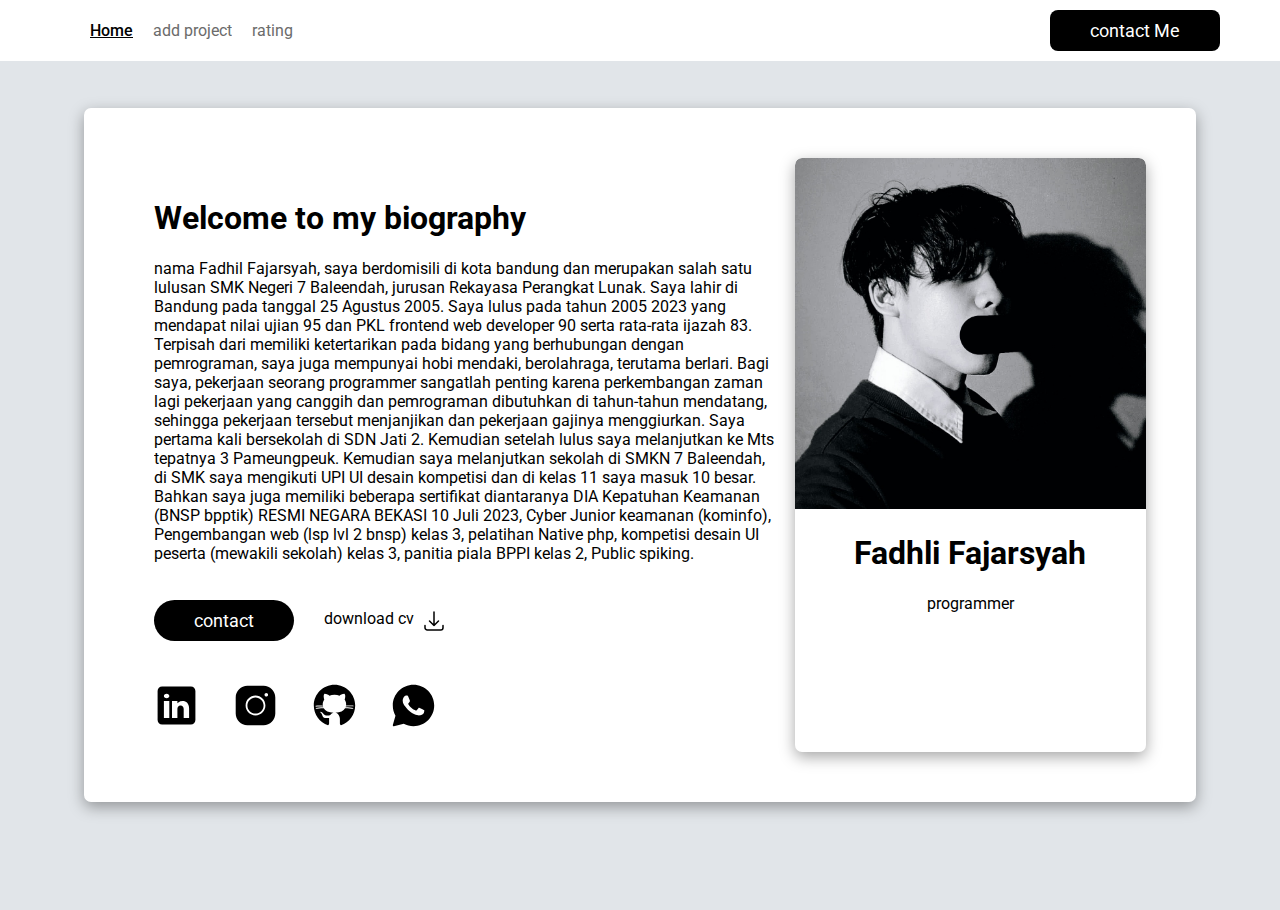
<file: index.html>
<!-- cssnya satu soalnya biar tidak mengulang style yang sama seperti btn contact me -->
<!DOCTYPE html>
<html lang="en">

<head>
    <meta charset="UTF-8">
    <meta name="viewport" content="width=device-width, initial-scale=1.0">
    <title>biography</title>
    <link rel="preconnect" href="https://fonts.googleapis.com">
    <link rel="preconnect" href="https://fonts.gstatic.com" crossorigin>
    <link href="https://fonts.googleapis.com/css2?family=Roboto:wght@500&display=swap" rel="stylesheet">
    <link rel="stylesheet" href="assets/css/style.css">
</head>

<body>
    <!-- navbar -->
    <nav class="navbar ">
        <div class="navbar_content flex">
            <!-- nav left -->
            <div class="wrapping_nav_left flex">
                <ul class="lists_link_nav flex">
                    <li>
                        <a class="link  ac actived" href="index.html">Home</a>
                    </li>
                    <li>
                        <a class="link" href="add_my_project.html">add project</a>
                    </li>
                    <li>
                        <a class="link" href="hof.html">rating</a>
                    </li>
                </ul>
            </div>
            <a href="contact.html" class="btn_contact btn_nav lists_link_nav">contact Me</a>
            <button onclick="hbr_m()" class="hbr">
                <svg width="40px" height="40px" viewBox="0 0 24 24" fill="none" xmlns="http://www.w3.org/2000/svg">

                    <g id="SVGRepo_bgCarrier" stroke-width="0"/>
                    
                    <g id="SVGRepo_tracerCarrier" stroke-linecap="round" stroke-linejoin="round"/>
                    
                    <g id="SVGRepo_iconCarrier"> <path d="M4 18L20 18" stroke="#000000" stroke-width="2" stroke-linecap="round"/> <path d="M4 12L20 12" stroke="#000000" stroke-width="2" stroke-linecap="round"/> <path d="M4 6L20 6" stroke="#000000" stroke-width="2" stroke-linecap="round"/> </g>
                    
                    </svg>
            </button>
        </nav>
        <div class="nav_hbr" id="hbr">
            <a class="hbr_lk link ac" href="/index.html">home</a>
            <a class="hbr_lk link " href="/add_my_project.html">My Project</a>
            <a class="hbr_lk link " href="/oop.html">oop</a>
            <a class="hbr_lk link" href="hof.html">rating</a>
            <a href="contact.html" class="btn_contact btn_nav">contact Me</a>
        </div>

    <!-- content -->
    <div class="container flex">
        <div class="card_full flex">
            <div class="card_left">
                <h1>Welcome to my biography</h1>
                <p class="paragraf_home">
                    nama Fadhil Fajarsyah, saya berdomisili di kota bandung dan merupakan salah satu lulusan SMK Negeri 7
                    Baleendah, jurusan Rekayasa Perangkat Lunak. Saya lahir di Bandung pada tanggal 25 Agustus 2005. Saya lulus pada tahun 2005
                    2023 yang mendapat nilai ujian 95 dan PKL frontend web developer 90 serta rata-rata ijazah 83.
                    Terpisah
                    dari memiliki ketertarikan pada bidang yang berhubungan dengan pemrograman, saya juga mempunyai hobi mendaki,
                    berolahraga,
                    terutama berlari. Bagi saya, pekerjaan seorang programmer sangatlah penting karena perkembangan zaman
                    lagi
                    pekerjaan yang canggih dan pemrograman dibutuhkan di tahun-tahun mendatang, sehingga pekerjaan tersebut menjanjikan dan
                    pekerjaan
                    gajinya menggiurkan. Saya pertama kali bersekolah di SDN Jati 2. Kemudian setelah lulus saya melanjutkan ke Mts
                    tepatnya 3
                    Pameungpeuk. Kemudian saya melanjutkan sekolah di SMKN 7 Baleendah, di SMK saya mengikuti UPI UI
                    desain
                    kompetisi dan di kelas 11 saya masuk 10 besar. Bahkan saya juga memiliki beberapa sertifikat diantaranya
                    DIA
                    Kepatuhan Keamanan (BNSP bpptik) RESMI NEGARA BEKASI 10 Juli 2023, Cyber Junior
                    keamanan
                    (kominfo), Pengembangan web (lsp lvl 2 bnsp) kelas 3, pelatihan Native php, kompetisi desain UI
                    peserta (mewakili sekolah) kelas 3, panitia piala BPPI kelas 2, Public spiking.
                </p>
                <div class="contact_and_download_cv flex">
                    <a href="contact.html" class="btn_contact btn_contact_home">contact</a>
                    <!-- link download cv -->
                    <div class="link_download_cv">
                        <a href="https://drive.google.com/file/d/11jgdISRS7yAk5bbM13lSftmGzco_9Sr9/view?usp=sharing"
                            class="link link_text_download flex">download cv
                            <svg class="icn_dwln" xmlns="http://www.w3.org/2000/svg" fill="none" viewBox="0 0 24 24"
                                stroke-width="1.5" stroke="currentColor" class="icn_download">
                                <path stroke-linecap="round" stroke-linejoin="round"
                                    d="M3 16.5v2.25A2.25 2.25 0 0 0 5.25 21h13.5A2.25 2.25 0 0 0 21 18.75V16.5M16.5 12 12 16.5m0 0L7.5 12m4.5 4.5V3" />
                            </svg>
                        </a>
                    </div>
                </div>
                <div class="icn_and_card flex">
                    <!-- sosmed link icn -->
                    <div>
                        <!-- linkedn -->
                        <a href="https://www.linkedin.com/in/fadhli-fajarsyah-ba0579258?utm_source=share&utm_campaign=share_via&utm_content=profile&utm_medium=android_app"
                            class="link_icn_card">
                            <svg class="icn_card" xmlns="http://www.w3.org/2000/svg" x="0px" y="0px" width="100"
                                height="100" viewBox="0 0 50 50">
                                <path
                                    d="M41,4H9C6.24,4,4,6.24,4,9v32c0,2.76,2.24,5,5,5h32c2.76,0,5-2.24,5-5V9C46,6.24,43.76,4,41,4z M17,20v19h-6V20H17z M11,14.47c0-1.4,1.2-2.47,3-2.47s2.93,1.07,3,2.47c0,1.4-1.12,2.53-3,2.53C12.2,17,11,15.87,11,14.47z M39,39h-6c0,0,0-9.26,0-10 c0-2-1-4-3.5-4.04h-0.08C27,24.96,26,27.02,26,29c0,0.91,0,10,0,10h-6V20h6v2.56c0,0,1.93-2.56,5.81-2.56 c3.97,0,7.19,2.73,7.19,8.26V39z">
                                </path>
                            </svg>
                        </a>
                        <!-- instagram -->
                        <a href="http://www.instagram.com/fadhli_._" class="link_icn_card">
                            <svg class="icn_card" xmlns="http://www.w3.org/2000/svg" x="0px" y="0px" width="100"
                                height="100" viewBox="0 0 50 50">
                                <path
                                    d="M 16 3 C 8.83 3 3 8.83 3 16 L 3 34 C 3 41.17 8.83 47 16 47 L 34 47 C 41.17 47 47 41.17 47 34 L 47 16 C 47 8.83 41.17 3 34 3 L 16 3 z M 37 11 C 38.1 11 39 11.9 39 13 C 39 14.1 38.1 15 37 15 C 35.9 15 35 14.1 35 13 C 35 11.9 35.9 11 37 11 z M 25 14 C 31.07 14 36 18.93 36 25 C 36 31.07 31.07 36 25 36 C 18.93 36 14 31.07 14 25 C 14 18.93 18.93 14 25 14 z M 25 16 C 20.04 16 16 20.04 16 25 C 16 29.96 20.04 34 25 34 C 29.96 34 34 29.96 34 25 C 34 20.04 29.96 16 25 16 z">
                                </path>
                            </svg>
                        </a>
                        <!-- github -->
                        <a href="https://github.com/fadhli089fajarsyah" class="link_icn_card">
                            <svg class="icn_card" xmlns="http://www.w3.org/2000/svg" x="0px" y="0px" width="100"
                                height="100" viewBox="0 0 50 50">
                                <path
                                    d="M17.791,46.836C18.502,46.53,19,45.823,19,45v-5.4c0-0.197,0.016-0.402,0.041-0.61C19.027,38.994,19.014,38.997,19,39 c0,0-3,0-3.6,0c-1.5,0-2.8-0.6-3.4-1.8c-0.7-1.3-1-3.5-2.8-4.7C8.9,32.3,9.1,32,9.7,32c0.6,0.1,1.9,0.9,2.7,2c0.9,1.1,1.8,2,3.4,2 c2.487,0,3.82-0.125,4.622-0.555C21.356,34.056,22.649,33,24,33v-0.025c-5.668-0.182-9.289-2.066-10.975-4.975 c-3.665,0.042-6.856,0.405-8.677,0.707c-0.058-0.327-0.108-0.656-0.151-0.987c1.797-0.296,4.843-0.647,8.345-0.714 c-0.112-0.276-0.209-0.559-0.291-0.849c-3.511-0.178-6.541-0.039-8.187,0.097c-0.02-0.332-0.047-0.663-0.051-0.999 c1.649-0.135,4.597-0.27,8.018-0.111c-0.079-0.5-0.13-1.011-0.13-1.543c0-1.7,0.6-3.5,1.7-5c-0.5-1.7-1.2-5.3,0.2-6.6 c2.7,0,4.6,1.3,5.5,2.1C21,13.4,22.9,13,25,13s4,0.4,5.6,1.1c0.9-0.8,2.8-2.1,5.5-2.1c1.5,1.4,0.7,5,0.2,6.6c1.1,1.5,1.7,3.2,1.6,5 c0,0.484-0.045,0.951-0.11,1.409c3.499-0.172,6.527-0.034,8.204,0.102c-0.002,0.337-0.033,0.666-0.051,0.999 c-1.671-0.138-4.775-0.28-8.359-0.089c-0.089,0.336-0.197,0.663-0.325,0.98c3.546,0.046,6.665,0.389,8.548,0.689 c-0.043,0.332-0.093,0.661-0.151,0.987c-1.912-0.306-5.171-0.664-8.879-0.682C35.112,30.873,31.557,32.75,26,32.969V33 c2.6,0,5,3.9,5,6.6V45c0,0.823,0.498,1.53,1.209,1.836C41.37,43.804,48,35.164,48,25C48,12.318,37.683,2,25,2S2,12.318,2,25 C2,35.164,8.63,43.804,17.791,46.836z">
                                </path>
                            </svg>
                        </a>
                        <!-- whatsapp -->
                        <a href="https://wa.me/625175129296" class="link_icn_card">
                            <svg class="icn_card" xmlns="http://www.w3.org/2000/svg" x="0px" y="0px" width="100"
                                height="100" viewBox="0 0 50 50">
                                <path
                                    d="M25,2C12.318,2,2,12.318,2,25c0,3.96,1.023,7.854,2.963,11.29L2.037,46.73c-0.096,0.343-0.003,0.711,0.245,0.966 C2.473,47.893,2.733,48,3,48c0.08,0,0.161-0.01,0.24-0.029l10.896-2.699C17.463,47.058,21.21,48,25,48c12.682,0,23-10.318,23-23 S37.682,2,25,2z M36.57,33.116c-0.492,1.362-2.852,2.605-3.986,2.772c-1.018,0.149-2.306,0.213-3.72-0.231 c-0.857-0.27-1.957-0.628-3.366-1.229c-5.923-2.526-9.791-8.415-10.087-8.804C15.116,25.235,13,22.463,13,19.594 s1.525-4.28,2.067-4.864c0.542-0.584,1.181-0.73,1.575-0.73s0.787,0.005,1.132,0.021c0.363,0.018,0.85-0.137,1.329,1.001 c0.492,1.168,1.673,4.037,1.819,4.33c0.148,0.292,0.246,0.633,0.05,1.022c-0.196,0.389-0.294,0.632-0.59,0.973 s-0.62,0.76-0.886,1.022c-0.296,0.291-0.603,0.606-0.259,1.19c0.344,0.584,1.529,2.493,3.285,4.039 c2.255,1.986,4.158,2.602,4.748,2.894c0.59,0.292,0.935,0.243,1.279-0.146c0.344-0.39,1.476-1.703,1.869-2.286 s0.787-0.487,1.329-0.292c0.542,0.194,3.445,1.604,4.035,1.896c0.59,0.292,0.984,0.438,1.132,0.681 C37.062,30.587,37.062,31.755,36.57,33.116z">
                                </path>
                            </svg>
                        </a>
                    </div>
                </div>
            </div>
            <!-- card -->
            <div class="card_img">
                <img class="img_card" class="card_img" src="assets/img/foto1.jpg" alt="">
                <h1>Fadhli Fajarsyah</h1>
                <p>programmer</p>
            </div>
        </div>
    </div>
    <script src="/assets/js/hamburger.js"></script>
</body>

</html>
</file>
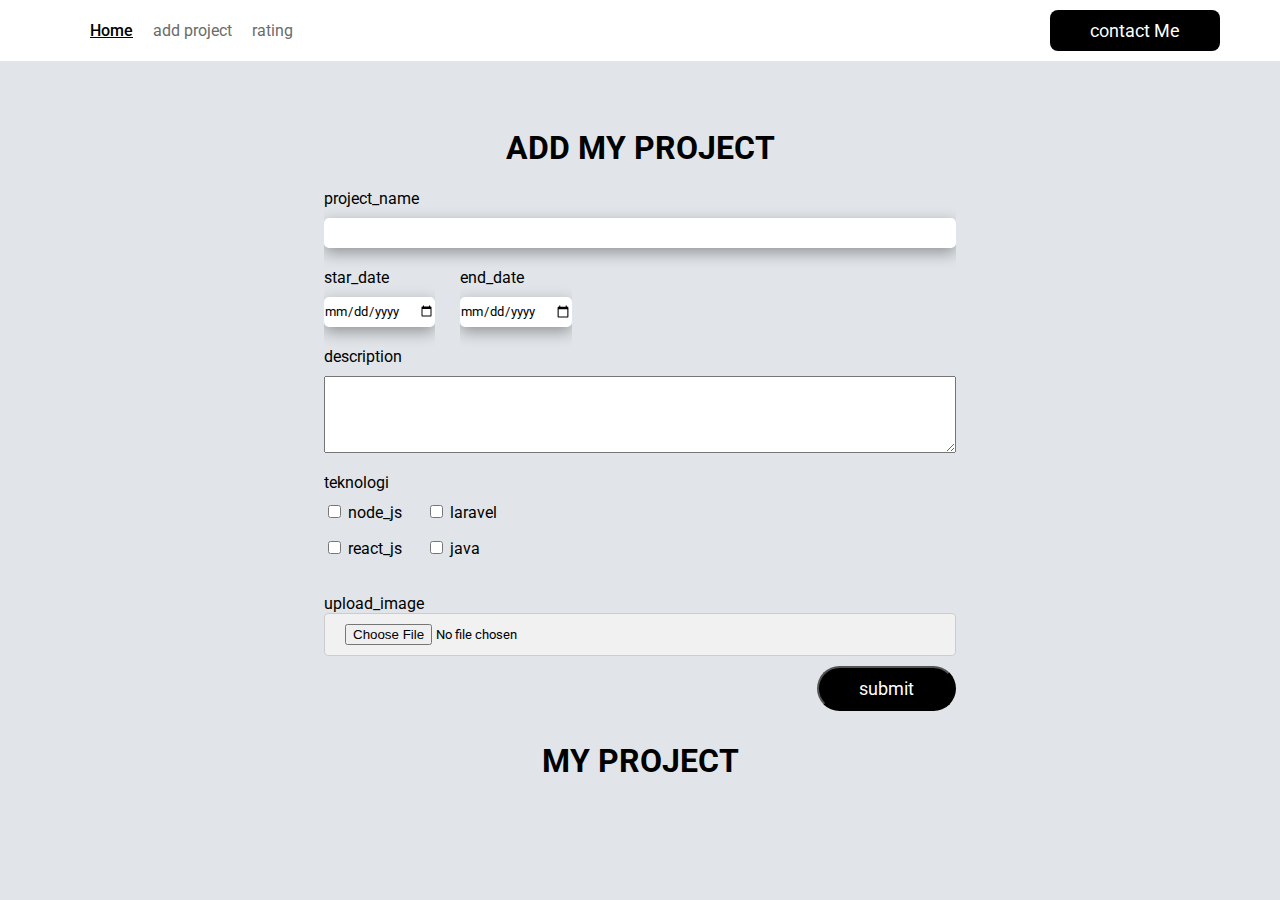
<file: add_my_project.html>
<!DOCTYPE html>
<html lang="en">

<head>
    <meta charset="UTF-8">
    <meta name="viewport" content="width=device-width, initial-scale=1.0">
    <title>Document</title>
    <link rel="preconnect" href="https://fonts.googleapis.com">
    <link rel="preconnect" href="https://fonts.gstatic.com" crossorigin>
    <link href="https://fonts.googleapis.com/css2?family=Roboto:wght@500&display=swap" rel="stylesheet">
    <link rel="stylesheet" href="assets/css/style.css">
    <link rel="stylesheet" href="https://cdnjs.cloudflare.com/ajax/libs/font-awesome/6.5.1/css/all.min.css" />
</head>

<body>
 <!-- navbar -->
 <nav class="navbar ">
    <div class="navbar_content flex">
        <!-- nav left -->
        <div class="wrapping_nav_left flex">
            <ul class="lists_link_nav flex">
                <li>
                    <a class="link  ac actived" href="index.html">Home</a>
                </li>
                <li>
                    <a class="link" href="add_my_project.html">add project</a>
                </li>
                <li>
                    <a class="link" href="hof.html">rating</a>
                </li>
            </ul>
        </div>
        <a href="contact.html" class="btn_contact btn_nav lists_link_nav">contact Me</a>
        <button onclick="hbr_m()" class="hbr">
            <span class="st"></span>
            <span class="st"></span>
            <span class="st"></span>
        </button>
    </nav>
        <div class="nav_hbr" id="hbr">
            <a class="hbr_lk link ac" href="/index.html">home</a>
            <a class="hbr_lk link " href="/add_my_project.html">My Project</a>
            <a class="hbr_lk link " href="/oop.html">oop</a>
            <a class="hbr_lk link" href="hof.html">rating</a>
            <a href="contact.html" class="btn_contact btn_nav">contact Me</a>
        </div>
        
    <div class="container_add_my_project">
        <div class="form_add_my_project flex">
            <h1>ADD MY PROJECT</h1>
            <form action="" class="form_add" onsubmit="addProject(event)">
                <div class="label_input flex">
                    <label class="lb" for="project_name">project_name</label>
                    <input required class="ipn ipn_add" type="text" id="project_name" name="project_name" placeholder="">
                </div>
                <div class="star_end_date flex">
                    <div class="label_input flex">
                        <label class="lb" for="star_date">star_date</label>
                        <input required class="ipn ipn_add" type="date" id="star_date" name="star_date" placeholder="">
                    </div>
                    <div class="label_input flex">
                        <label class="lb" for="end_date">end_date</label>
                        <input class="ipn ipn_add" type="date" id="end_date" name="end_date" placeholder="">
                    </div>
                </div>

                <div class="label_input flex">
                    <label class="lb" for="description">description</label>
                    <textarea class=" ipn_add" name="description" id="descriptions" cols="40" rows="5"></textarea>
                </div>


                <div class="warp_ck_teknologi">
                    <label class="" for="ck_ipn">teknologi</label>
                    <div class=" add_tk">
                        <input class=" ipn_add " type="checkbox" id="node_js" name="ck_ipn" value="node_js"
                            placeholder="">
                        <label class="ck_ipn" for="node_js">node_js</label>

                        <input class=" ipn_add " type="checkbox" id="laravel" name="ck_ipn" value="laravel"
                            placeholder="">
                        <label class="ck_ipn" for="laravel">laravel</label>
                    </div>
                    <div class="">
                        <input class=" ipn_add " type="checkbox" id="react_js" name="ck_ipn" value="react_js"
                            ceholder="">
                        <label class="ck_ipn" for="react_js">react_js</label>

                        <input class=" ipn_add " type="checkbox" id="java" name="ck_ipn" value="java" placeholder="">
                        <label class="ck_ipn" for="java">java</label>
                    </div>
                </div>
                <div class="label_input flex">
                    <label for="upload_image">upload_image</label>
                    <input  class="custom-file-label"  type="file" id="upload_image" name="upload_image"
                        placeholder="atack"  required>
                </div>
                <div class="btn_form flex">
                    <input type="submit" value="submit" class="btn_contact btn_contact_home btn_add">
                </div>
            </form>
        </div>

        <div class="my_project">
            <h1 class="title_center flex">MY PROJECT</h1>
            <div class="warp_my_project flex" id="warp_my_project">

            </div>
            
        </div>
    </div>
    <script src="/assets/js/add_my_project.js"></script>
    <script src="assets/js/hamburger.js"></script>
</body>

</html>
</file>
<file: assets/css/style.css>
* {
    font-family: 'Roboto', sans-serif;
    padding: 0px;
    margin: opx;
    overflow-x: hidden;
}

body {
    background-color: #e1e5e9;
}

/* fitur biar tdk mengulang */


.link {
    color: #6b6b6b;
    text-decoration: none;
    justify-items: center;
    text-align: center;
    margin-top: 10px;
    margin-bottom: 10px;
}

.btn_contact {
    background-color: black;
    text-decoration: none;
    font-size: 18px;
    color: white;
    padding: 10px;
    padding-left: 40px;
    padding-right: 40px;
    margin-top: 10px;
    margin-bottom: 10px;
    transition: transform 0.3s ease-in-out;
}

.flex {
    display: flex;
}

/* navbar */
.nav_hbr {
    display: none;
}

.hbr {
    display: none;
}

.navbar {
    position: fixed;
    top: 0;
    left: 0;
    right: 0;
    z-index: 1000;
    padding: 0px 60px;
    display: flex;
    background-color: white;
}

.navbar_content {
    justify-content: space-between;
    width: 100%;
}

.wrapping_nav_left {

    justify-content: center;
    align-items: center;
}

.lists_link_nav {
    justify-content: center;
    margin-left: 30px;
}

.logo_nav {
    width: 50px;
}

.lists_link_nav {
    text-decoration: none;
    list-style: none;
    gap: 20px;
}

.btn_nav {
    border-radius: 8px;
    -webkit-border-radius: 8px;
    -moz-border-radius: 8px;
    -ms-border-radius: 8px;
    -o-border-radius: 8px;
}

/* home */
.container {
    width: 100%;
    justify-content: center;
    align-items: center;
    justify-items: center;
}

.card_full {
    margin: 100px 0px;
    background-color: white;
    padding: 50px;
    width: 80%;
    box-shadow: rgba(0, 0, 0, 0.35) 0px 5px 15px;
    border-radius: 7px;
    -webkit-border-radius: 7px;
    -moz-border-radius: 7px;
    -ms-border-radius: 7px;
    -o-border-radius: 7px;
}

.card_left {
    background-color: white;
    width: 70%;
    padding: 20px;
}

.contact_and_download_cv {
    align-items: center;
}

.btn_contact_home {
    border-radius: 30px;
    margin-right: 30px;
    display: flex;
    justify-content: center;
    align-items: center;
    justify-items: center;
    height: fit-content;
    -webkit-border-radius: 30px;
    -moz-border-radius: 30px;
    -ms-border-radius: 30px;
    -o-border-radius: 30px;
}

.link_download_cv {
    margin: 20px 0px 20px 0px;
    justify-content: center;
    align-items: center;
    display: flex;
    text-align: center;
}


.icn_dwln {
    color: black;
    margin-left: 8px;
    width: 24px;
    transition: transform 0.3s ease-in-out;
}

.icn_and_card {
    margin-top: 20px;
}

.link_icn_card {
    text-decoration: none;
}

.link_text_download {
    color: black;
}

.card_img {
    width: 400px;
    text-align: center;
    padding-bottom: 5px;
    box-shadow: rgba(0, 0, 0, 0.35) 0px 5px 15px;
    border-radius: 7px;
    -webkit-border-radius: 7px;
    -moz-border-radius: 7px;
    -ms-border-radius: 7px;
    -o-border-radius: 7px;
}

.icn_card {
    width: 45px;
    height: auto;
    margin-right: 30px;
    transition: transform 0.3s ease-in-out;
}

.img_card {
    width: 100%;
    height: auto;
    border-top-right-radius: 7px;
    border-top-left-radius: 7px;
}



/* contact */
.container_contact {
    flex-direction: column;
    margin-top: 90px;
    justify-content: center;
    align-items: center;
    justify-items: center;
}

.warp_content_contact {
    text-align: center;
    width: 35%;
}

.form_warp {
    text-align: left;
}

.label_input {
    flex-direction: column;
}

.ipn {
    cursor: pointer;
    border: none;
    outline-style: none;
    box-shadow: rgba(0, 0, 0, 0.35) 0px 5px 15px;
    border-radius: 5px;
    -webkit-border-radius: 5px;
    -moz-border-radius: 5px;
    -ms-border-radius: 5px;
    -o-border-radius: 5px;
    height: 30px;
    margin-bottom: 10px;
}

.ipn_message {
    height: 80px;
}

.btn_form {
    justify-content: end;
    width: 100%;
}

/* add my project  */
.my_project {
    justify-content: center;
    align-items: center;
}

.title_center {
    justify-content: center;
    align-items: center;
}

.container_add_my_project {
    margin-top: 100px;
}

.warp_ck_teknologi {
    margin-bottom: 20px;
}

.form_add_my_project {
    width: 100%;
    justify-content: center;
    align-items: center;
    flex-direction: column;
}

.star_end_date {
    gap: 25px;
}

.box_ipn_img {
    width: 100%;
    cursor: pointer;
    display: flex;
    align-items: center;
}

.warp_my_project {
    width: 100%;
    flex-wrap: wrap;
    gap: 40px;
    justify-content: center;
    align-items: center;
}

.card_my_project {
    flex-direction: column;
    display: flex;
    width: 25%;
    background-color: rgb(255, 255, 255);
    padding: 16px;
    box-shadow: rgba(0, 0, 0, 0.35) 0px 5px 15px;
    border-radius: 8px;
    -webkit-border-radius: 8px;
    -moz-border-radius: 8px;
    -ms-border-radius: 8px;
    -o-border-radius: 8px;
}

.img_project {
    width: 100%;
    height: 300px;
    border-radius: 8px;
    -webkit-border-radius: 8px;
    -moz-border-radius: 8px;
    -ms-border-radius: 8px;
    -o-border-radius: 8px;
}

.warp_btn_edit_delete {
    justify-content: center;
    align-items: center;
    gap: 10px;

}

.btn_edit_delete {
    width: 20%;
    justify-content: center;
    align-items: center;
    border-radius: 10px;
    -webkit-border-radius: 10px;
    -moz-border-radius: 10px;
    -ms-border-radius: 10px;
    -o-border-radius: 10px;
}

.custom-file-upload {
    width: 100%;
    font-size: 20px;
    font-weight: 400;
    padding: 8px;
    margin-top: 5px;
    margin-bottom: 20px;
    background: #f4f3f3;
    border: 1px solid #c4c4c4;
    border-radius: 8px;
    cursor: pointer;

}

.custom-file-label {
    background-color: #f1f1f1;
    padding: 10px 20px;
    border: 1px solid #ccc;
    cursor: pointer;
    display: inline-block;
    border-radius: 4px;
    -webkit-border-radius: 4px;
    -moz-border-radius: 4px;
    -ms-border-radius: 4px;
    -o-border-radius: 4px;
}

.tekx_card_project {
    margin: 0px;
    font-size: 10px;
}

.btn_add {
    margin-right: 0;
}

.form_add {
    width: 50%;
}

.ipn_add {
    margin-bottom: 20px;
}

.lb {
    margin-bottom: 10px;
}

.ck_ipn {
    margin-right: 20px;
}

.add_tk {
    margin-top: 10px;
}

/* detail */
.warp_detail {
    margin-left: 100px;
    margin-right: 100px;
    text-align: center;
    background-color: white;
    box-shadow: rgba(0, 0, 0, 0.35) 0px 5px 15px;
    border-radius: 8px;
    -webkit-border-radius: 8px;
    -moz-border-radius: 8px;
    -ms-border-radius: 8px;
    -o-border-radius: 8px;
    padding: 30px;
}

.top_detail {
    justify-content: center;
    gap: 50px;
    align-items: center;
}

.right_detail {
    width: 30%;
    text-align: left;
    flex-direction: column;
}

.img_detail {
    width: 50%;
    height: 300px;
    justify-content: center;
    align-items: center;
}

.duration {
    align-items: center;
}

.icn_teknologi_detail {
    width: 25px;
    height: auto;
}

.duration {
    margin-right: 10px;
}

.title_right_detail {
    margin: 0;
}

.detai_duration {
    margin-bottom: 30px;
}

.lk_project {
    justify-content: start;
    text-align: left;
    margin: 0;
    margin-top: 10px;
}

.deskription_detail {
    text-align: initial;
}

/* oop */
.warp_oop_content {
    width: 100%;
    justify-content: center;
    align-items: center;
    gap: 80px;
    display: flex;
    margin-top: 150px;
    font-size: 10px;
}

.warp__card_oop {
    border: #d4d4d4 2px solid;
    background-color: white;
    width: 20%;
    padding: 20px;
    margin: 10px 0px;
    box-shadow: rgba(0, 0, 0, 0.35) 0px 5px 15px;
    border-radius: 7px;
    -webkit-border-radius: 7px;
    -moz-border-radius: 7px;
    -ms-border-radius: 7px;
    -o-border-radius: 7px;
}

.img_oop {
    width: 100%;
    position: cover;
    height: 200px;
}

.name_oop {
    display: flex;
    justify-content: end;
    text-align: end;
}

.container_hof {
    margin-top: 100px;
    text-align: center;
}

.warp_card_rating {
    display: flex;
    justify-content: center;
    align-items: center;
    flex-wrap: wrap;
    text-align: left;
}

.rating_btn {
    border: none;
    box-shadow: rgba(0, 0, 0, 0.35) 0px 5px 15px;
    background-color: white;
    width: 100px;
    height: 50px;
    cursor: pointer;
    border-radius: 5px;
    -webkit-border-radius: 5px;
    -moz-border-radius: 5px;
    -ms-border-radius: 5px;
    -o-border-radius: 5px;
}
.rating{
    display: flex;
    justify-content: center;
    gap: 30px;
    margin-bottom: 20px;
    padding: 5px 0px;
}

/* hover hover */
.rating_btn:hover{
    transform: scale(1.1);
    -webkit-transform: scale(1.1);
    -moz-transform: scale(1.1);
    -ms-transform: scale(1.1);
    -o-transform: scale(1.1);
    box-shadow: none;
}
.btn_actived {
    text-decoration: underline;
}

.link:hover {
    color: black;
    font-weight: bold;
}

.btn_contact:hover {
    background-color: #6b6b6b;
    color: rgb(255, 255, 255);

}

.description_card_project {
    width: 100%;
    /* Anda bisa menyesuaikan lebar sesuai kebutuhan */
    word-wrap: break-word;
    /* Memastikan pematahan kata jika konten melebihi lebar */
}


.icn_card:hover {
    transform: scale(1.1);
    -webkit-transform: scale(1.1);
    -moz-transform: scale(1.1);
    -ms-transform: scale(1.1);
    -o-transform: scale(1.1);
}

.icn_dwln:hover {
    transform: scale(1.3);
    -webkit-transform: scale(1.3);
    -moz-transform: scale(1.3);
    -ms-transform: scale(1.3);
    -o-transform: scale(1.3);
}

.ipn:hover {
    background-color: #eaeaea;
}

.custom-file-label:hover {
    background-color: #eaeaea;
}

.actived {
    color: black;
    font-weight: 500;
    text-decoration: underline;
}



/* Medium devices (landscape tablets, 768px and up) */
@media only screen and (max-width: 768px) {
    body {
        font-size: 10px;
    }

    .icn_card {
        width: 30px;
    }

    .btn_contact {
        font-size: 10px;
    }

    .icn_dwln {
        width: 13px;
    }

    .card_full {
        padding: 40px 30px;
    }

    .warp_content_contact {
        width: 80%;
    }

    .img_project {
        height: 150px;
    }

    .btn_edit_delete {
        padding: 3px 35px;
        border-radius: 5px;
        -webkit-border-radius: 5px;
        -moz-border-radius: 5px;
        -ms-border-radius: 5px;
        -o-border-radius: 5px;
    }

    .img_detail {
        height: 200px;
    }

    .duration {
        gap: 10px;
    }

    .right_detail {
        width: 40%;
    }

    .nav_hbr {
        display: none;
    }

    .hbr {
        display: none;
    }

    .img_detail {
        height: 150px;
    }
}


@media only screen and (max-width: 576px) {
    .card_full {
        flex-wrap: wrap;
        align-items: center;
        justify-content: center;
        padding-top: 5px;
    }

    .card_left {
        width: 100%;
    }

    .icn_card {
        width: 21px;
    }

    .icn_and_card {
        width: 100%;
        justify-content: center;
        align-items: center;
    }

    .lists_link_nav {
        display: none;
    }

    .nav_hbr {
        display: none;
    }

    .lk_flex {
        display: flex;
    }

    .nav_hbr {
        z-index: 10;
        background-color: rgb(255, 255, 255);
        top: 60px;
        right: 40px;
        position: absolute;
        flex-direction: column;
        padding: 10px;
        border-radius: 5px;
        -webkit-border-radius: 5px;
        -moz-border-radius: 5px;
        -ms-border-radius: 5px;
        -o-border-radius: 5px;
        box-shadow: rgba(0, 0, 0, 0.35) 0px 5px 15px;
        border-radius: 7px;
        -webkit-border-radius: 7px;
        -moz-border-radius: 7px;
        -ms-border-radius: 7px;
        -o-border-radius: 7px;

    }

    .hbr_lk {
        text-decoration: none;
        font-size: 15px;
        color: black;

    }

    .hbr {
        display: flex;
        margin: 5px 0px;
        width: 30px;
        flex-direction: column;
        justify-content: space-between;
        background-color: white;
        border: none;
        padding: 10px 0px;
    }

    .st {
        width: 100%;
        height: 1px;
        background-color: black;
        margin: 5px;
    }

    .logo_nav {
        margin: 10px 0px;
        align-items: center;
    }

    .form_add {
        width: 90%;
    }

    .card_my_project {
        width: 80%;
    }

    .img_project {
        height: 250px;
    }

    .svg_ck {
        width: 25px;
        margin-right: 8px;
        display: flex;
        align-items: center;
    }

    .top_detail {
        flex-direction: column;
    }

    .warp_detail {
        width: 90%;
        margin: 0px;
        padding: 10px;
    }

    .right_detail {
        width: 100%;
        display: flex;

    }

    .img_detail {
        width: 100%;
        height: 200px;
    }

    .container_add_my_project {
        justify-content: center;
        align-items: center;
        display: flex;
        flex-direction: column;
        margin-top: 70px;
    }

    .detai_duration {
        width: 50%;
    }
}
</file>
